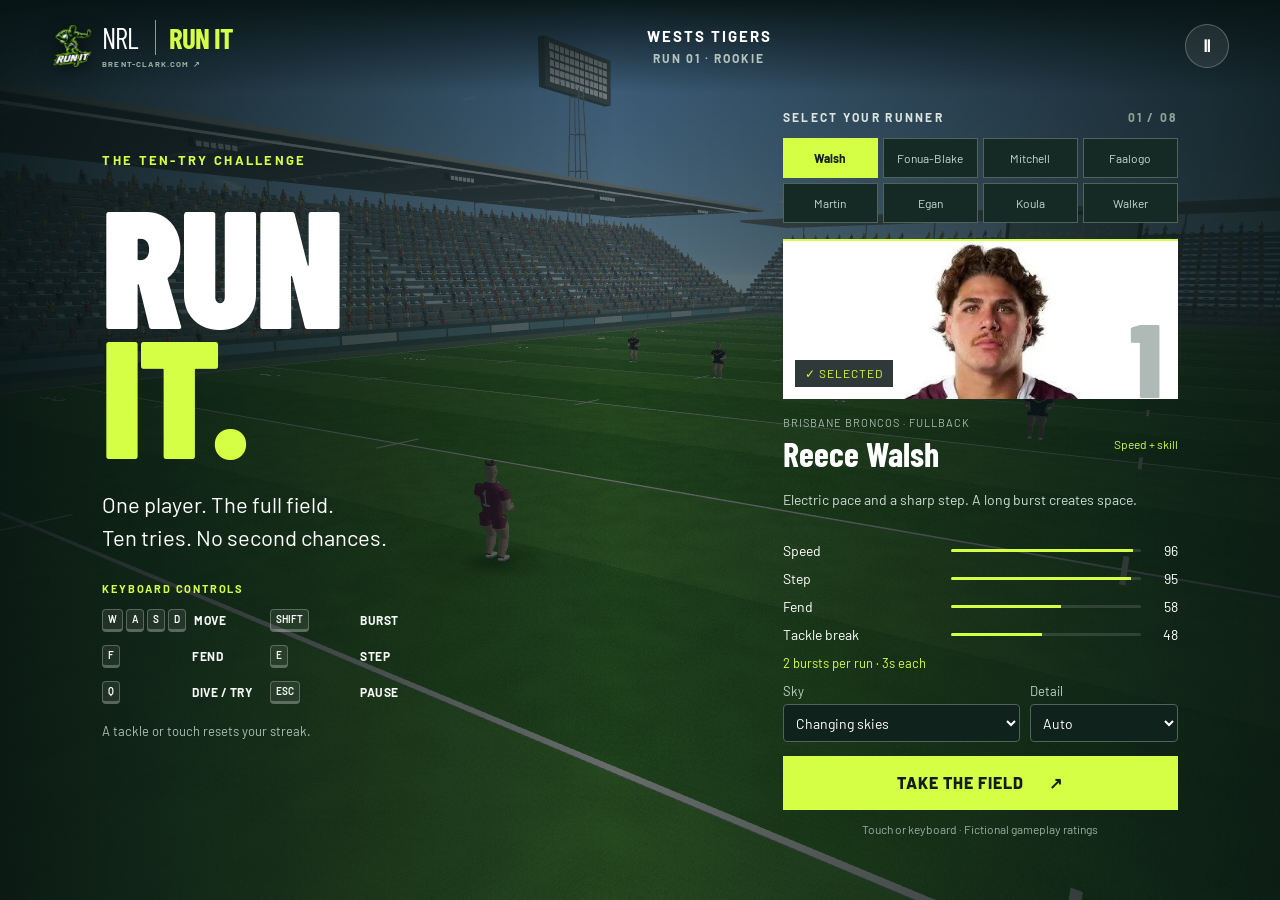
<file: index.html>
<!doctype html><html lang="en"><head><meta charset="utf-8"><meta name="viewport" content="width=device-width,initial-scale=1,viewport-fit=cover"><title>NRL · Run It</title><meta name="description" content="Choose your runner, beat ten increasingly difficult defensive teams and score ten consecutive tries."><meta name="theme-color" content="#0b1717"><link rel="icon" href="favicon.ico" sizes="any"><link rel="icon" type="image/png" sizes="32x32" href="favicon-32.png"><link rel="apple-touch-icon" href="apple-touch-icon.png"><link rel="manifest" href="site.webmanifest"><link rel="preload" as="image" href="walsh.webp"><link rel="preload" as="image" href="fonua-blake.webp"><link rel="preload" as="image" href="mitchell.webp"><link rel="preload" as="image" href="faalogo.webp"><link rel="preload" as="image" href="martin.webp"><link rel="preload" as="image" href="egan.webp"><link rel="preload" as="image" href="koula.webp"><link rel="preload" as="image" href="walker.webp"><link rel="stylesheet" href="style.css?v=22"></head><body><canvas id="pitch" aria-label="Third-person rugby league game"></canvas><header><a class="brand" href="https://www.brent-clark.com/" aria-label="Back to Brent Clark Games"><img class="brand-mark" src="run-it-icon-192.png" alt="" width="42" height="42"><span>NRL <b>RUN IT</b><small>BRENT-CLARK.COM ↗</small></span></a><div class="match"><b id="team-name">WESTS TIGERS</b> <span id="level">RUN 01 · ROOKIE</span></div><button id="pause" aria-label="Pause game">Ⅱ</button></header><div id="hud" hidden><div id="runner-hud"></div><div class="score"><strong id="tries">0</strong><span>/ 10<br>CONSECUTIVE TRIES</span></div><div class="distance"><b id="metres">100</b> m to try line<div><i id="progress"></i></div></div><div id="weather-label"></div><div id="message" role="status"></div><div class="abilities"><div><kbd>SHIFT</kbd><b>BURST</b><span id="burst">Ready · 3 sec</span><div class="ability-meter" aria-hidden="true"><i id="burst-bar"></i></div></div><div><kbd>F</kbd><b>FEND</b><span id="fend">Ready</span><div class="ability-meter" aria-hidden="true"><i id="fend-bar"></i></div></div><div><kbd>E</kbd><b>STEP</b><span id="step">Ready</span><div class="ability-meter" aria-hidden="true"><i id="step-bar"></i></div></div><div><kbd>Q</kbd><b>GROUND IT</b><span>At the try line</span><div class="ability-meter" aria-hidden="true"><i id="ground-bar"></i></div></div></div><div class="move"><kbd>W</kbd><kbd>A</kbd><kbd>S</kbd><kbd>D</kbd> MOVE <span>ESC · PAUSE</span></div></div><main id="menu"><section class="intro"><div class="eyebrow">THE TEN-TRY CHALLENGE</div><h1>RUN<br><em>IT.</em></h1><p>One player. The full field.<br>Ten tries. No second chances.</p><div class="rule"><div class="controls-title">KEYBOARD CONTROLS</div><div class="menu-controls"><div><span class="keys"><kbd>W</kbd><kbd>A</kbd><kbd>S</kbd><kbd>D</kbd></span><b>Move</b></div><div><span class="keys"><kbd>SHIFT</kbd></span><b>Burst</b></div><div><span class="keys"><kbd>F</kbd></span><b>Fend</b></div><div><span class="keys"><kbd>E</kbd></span><b>Step</b></div><div><span class="keys"><kbd>Q</kbd></span><b>Dive / try</b></div><div><span class="keys"><kbd>ESC</kbd></span><b>Pause</b></div></div><small>A tackle or touch resets your streak.</small></div></section><section class="selection"><div class="eyebrow">SELECT YOUR RUNNER <span id="selection-count">01 / 08</span></div><div class="runner-picker" aria-label="Choose your attacker"><button id="pick-0" aria-pressed="true">Walsh</button><button id="pick-1" aria-pressed="false">Fonua-Blake</button><button id="pick-2" aria-pressed="false">Mitchell</button><button id="pick-3" aria-pressed="false">Faalogo</button><button id="pick-4" aria-pressed="false">Martin</button><button id="pick-5" aria-pressed="false">Egan</button><button id="pick-6" aria-pressed="false">Koula</button><button id="pick-7" aria-pressed="false">Walker</button></div><div class="portrait"><img id="player-photo" src="walsh.webp" alt="Reece Walsh in a Brisbane Broncos jersey"><div class="number" id="player-number">1</div><span class="selected">✓ SELECTED</span></div><div class="player-title"><div><small id="player-club">BRISBANE BRONCOS · FULLBACK</small><h2 id="player-name">Reece Walsh</h2></div><span class="role" id="player-style">SPEED<br>+ SKILL</span></div><p id="player-description"></p><div class="stats"><label>Speed <meter id="rating-0" min="0" max="100" value="50"></meter><span id="value-0">50</span></label><label>Step <meter id="rating-1" min="0" max="100" value="50"></meter><span id="value-1">50</span></label><label>Fend <meter id="rating-2" min="0" max="100" value="50"></meter><span id="value-2">50</span></label><label>Tackle break <meter id="rating-3" min="0" max="100" value="50"></meter><span id="value-3">50</span></label></div><div id="burst-info"></div><div class="scene-options"><label>Sky<select id="weather-select"><option value="auto">Changing skies</option><option value="clear">Clear afternoon</option><option value="clouds">Cloudy</option><option value="sunset">Sunset</option><option value="storm">Storm</option><option value="night">Night under lights</option></select></label><label>Detail<select id="detail-select"><option value="auto">Auto</option><option value="high">High</option><option value="performance">Performance</option></select></label></div><button class="primary" id="start">TAKE THE FIELD <span>↗</span></button><p class="footnote">Touch or keyboard · Fictional gameplay ratings</p></section></main><div id="overlay" hidden><canvas id="celebration-canvas" hidden aria-hidden="true"></canvas><div><div id="victory-banner" hidden><span>TEN-TRY CHAMPION</span><strong>10 FROM 10</strong><small id="victory-runner">REECE WALSH</small></div><div class="eyebrow" id="result-label">RUN OVER</div><h2 id="result-title">Tackled.</h2><p id="result-body"></p><button class="primary" id="again">TRY AGAIN</button><div class="continue-hint"><kbd>SPACE</kbd><span>OR</span><kbd>ENTER</kbd> CONTINUE</div><button class="secondary" id="choose">PLAYER SELECT</button></div></div><div id="unsupported" hidden>WebGL is unavailable. Please enable hardware acceleration and reload in a desktop browser.</div><div id="touch-controls" hidden><div id="thumbstick" aria-label="Drag to move in any direction"><span class="north">▲</span><span class="south">▼</span><span class="west">◀</span><span class="east">▶</span><div id="stick-knob"></div></div><div class="touch-skills"><button id="touch-burst" title="BURST (Shift)"><kbd>SHIFT</kbd><b>BURST</b><span id="touch-burst-status">Ready</span><div class="ability-meter" aria-hidden="true"><i id="touch-burst-bar"></i></div></button><button id="touch-fend" title="FEND (F)"><kbd>F</kbd><b>FEND</b><span id="touch-fend-status">Ready</span><div class="ability-meter" aria-hidden="true"><i id="touch-fend-bar"></i></div></button><button id="touch-step" title="STEP (E)"><kbd>E</kbd><b>STEP</b><span id="touch-step-status">Ready</span><div class="ability-meter" aria-hidden="true"><i id="touch-step-bar"></i></div></button><button id="touch-ground" title="DIVE / TRY (Q)"><kbd>Q</kbd><b>DIVE / TRY</b><span id="touch-ground-status">Ready</span><div class="ability-meter" aria-hidden="true"><i id="touch-ground-bar"></i></div></button></div></div><div id="rotate-screen" hidden><div><div class="rotate-symbol">↻</div><h2>Rotate to play</h2><p>Turn your phone sideways.<br>NRL Run It plays in landscape.</p><button id="rotate-button" class="primary">LANDSCAPE / FULL SCREEN</button></div></div><script type="module" src="game.js?v=22"></script></body></html>
</file>
<file: style.css>
@import url('https://fonts.googleapis.com/css2?family=Barlow+Condensed:wght@600;700;800;900&family=Barlow:wght@400;500;600;700&display=swap');
:root{color-scheme:dark;--lime:#d5ff45;--ink:#0b1717}*{box-sizing:border-box}body{margin:0;background:var(--ink);color:#fff;font-family:Barlow,Arial,sans-serif;overflow:hidden}button{font:inherit;cursor:pointer}button:focus-visible{outline:3px solid white;outline-offset:5px}[hidden]{display:none!important}#pitch{position:fixed;width:100%;height:100%;inset:0}header{position:absolute;top:0;left:0;right:0;height:92px;display:flex;align-items:center;justify-content:space-between;padding:0 4%;background:linear-gradient(#071313e8,transparent);z-index:3}.brand{font-family:'Barlow Condensed',Impact,sans-serif;font-size:29px;letter-spacing:-1px}.brand b{border-left:1px solid #8b9b95;margin-left:13px;padding-left:13px;color:var(--lime)}.match{text-align:center;font-size:15px;font-weight:700;letter-spacing:2px}.match span{display:block;color:#b5c4bd;font-size:12px;margin-top:6px}#pause{background:#ffffff15;border:1px solid #ffffff40;border-radius:50%;width:44px;height:44px;color:#fff;font-weight:bold}#menu{position:absolute;inset:0;display:flex;align-items:center;justify-content:space-between;padding:110px 8% 32px;background:linear-gradient(90deg,#071313ea 0%,#07131375 48%,#071313dd 100%);gap:40px}.eyebrow{font-size:13px;font-weight:700;letter-spacing:2.3px;color:var(--lime)}.intro h1{font-family:'Barlow Condensed',Impact,sans-serif;font-size:clamp(100px,13vw,190px);line-height:.78;margin:30px 0;font-weight:900;letter-spacing:-4px}.intro em{font-style:normal;color:var(--lime)}.intro p{font-size:22px;line-height:1.5}.rule{font-size:14px;color:#b4c5bd;line-height:1.8;margin-top:25px}kbd{display:inline-block;background:#ffffff13;border:1px solid #ffffff40;border-bottom:3px solid #ffffff40;border-radius:4px;padding:4px 7px;font:600 12px Barlow,Arial;color:white}.selection{width:355px;flex-shrink:0}.selection>.eyebrow{display:flex;justify-content:space-between;color:#dbe4df;font-size:12px}.eyebrow span{color:#91a399}.portrait{height:235px;margin-top:16px;background:linear-gradient(145deg,#577163,#152825);position:relative;overflow:hidden;border-top:2px solid var(--lime)}.portrait img{height:120%;width:100%;object-fit:cover;object-position:top;mix-blend-mode:normal}.number{position:absolute;right:10px;bottom:-16px;font:900 100px 'Barlow Condensed',Impact;opacity:.22}.selected{position:absolute;bottom:12px;left:12px;color:var(--lime);background:#0b1717d9;padding:6px 10px;font-size:12px;letter-spacing:1px}.player-title{display:flex;justify-content:space-between;align-items:center;margin:18px 0}.player-title small{font-size:11px;letter-spacing:1px;color:#a8b9af}h2{font-family:'Barlow Condensed',Impact,sans-serif;font-size:40px;margin:3px 0}.role{font-size:12px;line-height:1.5;text-align:right;color:var(--lime)}.stats label{display:flex;align-items:center;justify-content:space-between;gap:15px;font-size:14px;margin:11px 0}.stats meter{margin-left:auto;width:48%;height:7px}meter::-webkit-meter-bar{background:#ffffff20;border:0}meter::-webkit-meter-optimum-value{background:var(--lime)}meter::-moz-meter-bar{background:var(--lime)}.primary{background:var(--lime);color:#102018;width:100%;border:0;padding:17px 22px;font-weight:800;font-size:16px;letter-spacing:1px;margin-top:20px;display:flex;justify-content:center;gap:25px}.primary:hover{background:#e3ff85}.footnote{font-size:12px;color:#99afa3;text-align:center}.score{position:absolute;top:112px;left:4%;display:flex;align-items:center;gap:14px}.score strong{font:800 70px 'Barlow Condensed',Impact;color:var(--lime)}.score span{font-size:13px;line-height:1.7;letter-spacing:1px}.distance{position:absolute;top:120px;right:4%;text-align:right;font-size:14px}.distance b{font:700 38px 'Barlow Condensed',Impact}.distance div{width:180px;height:4px;background:#ffffff40;margin-top:8px}.distance i{display:block;height:100%;background:var(--lime);width:0}.abilities{position:absolute;bottom:62px;left:50%;transform:translateX(-50%);display:flex;gap:10px}.abilities>div{width:135px;background:#091815de;border:1px solid #ffffff25;padding:12px;display:grid;gap:7px}.abilities kbd{justify-self:start}.abilities b{font-size:13px;letter-spacing:1px}.abilities span{font-size:12px;color:var(--lime)}.move{position:absolute;bottom:20px;text-align:center;width:100%;font-size:12px;letter-spacing:1px}.move span{margin-left:25px;color:#bdcbc2}#message{position:absolute;top:29%;text-align:center;width:100%;font:800 32px 'Barlow Condensed',Impact;color:var(--lime);text-shadow:0 2px 12px black}#overlay{position:absolute;inset:0;background:#071313c9;display:grid;place-items:center;z-index:4;backdrop-filter:blur(6px)}#overlay>div{width:380px;text-align:center;padding:25px}#overlay h2{font-size:70px;margin:16px 0}#overlay p{line-height:1.6;color:#c4d0c9}.secondary{background:none;color:white;border:0;margin-top:22px;font-size:13px;letter-spacing:1px}#unsupported{position:absolute;inset:40% 10%;background:#132722;padding:25px;z-index:9}@media(max-height:760px){.portrait{height:175px}.intro h1{font-size:130px}.stats label{margin:8px 0}.selection .primary{margin-top:12px}#menu{padding-top:100px}}@media(max-width:760px){#menu{padding:90px 5% 20px;gap:20px}.intro{display:none}.selection{margin:auto;width:min(355px,100%)}header{height:76px}.brand{font-size:23px}.match{font-size:11px;letter-spacing:1px}.abilities{gap:4px;width:95%}.abilities>div{width:25%;padding:8px}.score{top:85px}.distance{top:95px}.move span{display:none}}

.runner-picker{display:grid;grid-template-columns:repeat(4,1fr);gap:5px;margin-top:14px}.runner-picker button{color:#c9d8cf;background:#152a24;border:1px solid #52645a;padding:10px 2px;font-size:12px;min-height:40px}.runner-picker button[aria-pressed=true]{background:var(--lime);color:#13211a;border-color:var(--lime);font-weight:700}.selection{width:395px}.selection .portrait{height:190px}.player-title h2{font-size:34px}.role{max-width:90px}.selection .player-title{margin:12px 0}#player-description{font-size:14px;line-height:1.5;margin:10px 0;color:#d0ddd5;min-height:42px}#burst-info{font-size:13px;color:var(--lime);margin-top:12px}#runner-hud{position:absolute;left:4%;top:92px;font-size:14px;color:var(--lime)}.match b{font-weight:700}.stats label>span{width:22px;text-align:right}#menu{overflow-y:auto}.selection .primary{margin-top:14px}@media(max-height:800px){#menu{align-items:flex-start}.selection .portrait{height:135px}.selection .stats label{margin:6px 0}.intro{padding-top:45px}}@media(max-width:760px){.selection{width:min(395px,100%)}.match{max-width:48%}#runner-hud{top:78px}.score{top:102px}}

#touch-controls{position:fixed;inset:0;pointer-events:none;z-index:3;user-select:none;-webkit-user-select:none}#thumbstick{position:absolute;left:max(22px,env(safe-area-inset-left));bottom:max(18px,env(safe-area-inset-bottom));width:138px;height:138px;border-radius:50%;background:#081b18aa;border:2px solid #d5ff4570;pointer-events:auto;touch-action:none;display:grid;place-items:center}#thumbstick>span{position:absolute;color:#d5ff45b0;font-size:18px}#thumbstick .north{top:7px}#thumbstick .south{bottom:7px}#thumbstick .west{left:9px}#thumbstick .east{right:9px}#stick-knob{width:53px;height:53px;border-radius:50%;background:#d5ff45c9;border:2px solid #f0ffd2;box-shadow:0 3px 12px #0006;pointer-events:none}.touch-skills{position:absolute;right:max(20px,env(safe-area-inset-right));bottom:max(16px,env(safe-area-inset-bottom));display:grid;grid-template-columns:repeat(2,90px);gap:9px}.touch-skills button{border-radius:22px;min-height:62px;border:1px solid #d5ff4588;background:#102820ed;color:white;touch-action:none;pointer-events:auto;display:grid;place-content:center;gap:5px}.touch-skills button b{font-size:14px}.touch-skills button span{font-size:12px;color:var(--lime)}.touch-skills button:active{background:#506d27}.touch-skills button:disabled{opacity:.55}.touch-skills #touch-ground{border-color:white}#rotate-screen{position:fixed;inset:0;z-index:30;background:#0b1717;display:grid;place-items:center;text-align:center;padding:24px}#rotate-screen>div{max-width:350px}.rotate-symbol{font-size:80px;color:var(--lime)}#rotate-screen p{line-height:1.6;color:#c6d8cf}body{overscroll-behavior:none}button{touch-action:manipulation}
@media(any-pointer:coarse){.abilities,.move{display:none}#pitch{touch-action:none}header{padding-left:max(20px,env(safe-area-inset-left));padding-right:max(20px,env(safe-area-inset-right))}.rule{display:none}}
@media(any-pointer:coarse) and (orientation:landscape) and (max-height:600px){header{height:52px}.brand{font-size:23px}.match{font-size:12px;max-width:48%}.match span{margin-top:2px}#pause{height:38px;width:38px}#runner-hud{top:56px;left:max(22px,env(safe-area-inset-left));font-size:12px}.score{top:74px;left:max(22px,env(safe-area-inset-left));gap:8px}.score strong{font-size:42px}.score span{font-size:10px}.distance{top:55px;right:max(22px,env(safe-area-inset-right));font-size:12px}.distance b{font-size:28px}.distance div{width:130px}#message{top:24%;font-size:25px}#menu{padding:62px max(24px,env(safe-area-inset-right)) 15px;display:block}.intro{display:none}.selection{width:100%;max-width:820px;margin:auto;display:grid;grid-template-columns:35% 1fr;gap:5px 20px}.selection>.eyebrow{grid-column:1/-1}.runner-picker{grid-column:1/-1;margin:3px 0}.selection .portrait{grid-column:1;grid-row:3/8;height:190px;margin:5px 0}.selection .player-title{grid-column:2;margin:0}.selection h2{font-size:27px}.selection .role{display:none}#player-description{grid-column:2;font-size:13px;min-height:0;margin:0}.stats{display:none}#burst-info{grid-column:2;margin:4px 0;font-size:12px}.selection #start{grid-column:2;margin:0;padding:12px;min-height:44px}.selection .footnote{grid-column:2;margin:0}.runner-picker button{min-height:38px;padding:6px;font-size:13px}#overlay>div{padding:10px;width:350px}#overlay h2{font-size:48px;margin:8px 0}#overlay .primary{margin-top:8px;padding:12px}#overlay .secondary{margin-top:12px}}

.scene-options{display:grid;grid-template-columns:1.6fr 1fr;gap:10px;margin-top:12px}.scene-options label{font-size:13px;color:#c0d1c6;display:grid;gap:5px}.scene-options select{border:1px solid #52645a;border-radius:4px;background:#10221c;color:#fff;min-height:38px;width:100%;font:14px Barlow,Arial,sans-serif;padding:5px 8px}#weather-label{position:absolute;top:94px;left:50%;transform:translateX(-50%);font-size:13px;letter-spacing:.8px;color:#e7eddd;text-shadow:0 2px 5px #000}#menu{align-items:flex-start}.selection .portrait{height:160px}.intro{margin-top:42px}@media(any-pointer:coarse) and (orientation:landscape) and (max-height:600px){.scene-options{grid-column:2;margin-top:0;gap:8px}.scene-options label{font-size:12px}.scene-options select{min-height:34px;font-size:13px}.selection .portrait{height:210px;grid-row:3/10}.selection #start{grid-row:auto}.selection .footnote{display:none}#weather-label{top:79px;font-size:12px}}

.touch-skills button{min-height:76px;padding:8px 4px;gap:3px}.touch-skills button kbd{justify-self:center;font-size:12px;line-height:14px;padding:1px 6px;border-bottom-width:2px;color:#fff}

.controls-title{color:#d5ff45;font-size:11px;font-weight:700;letter-spacing:1.8px;margin-bottom:8px}.menu-controls{display:grid;grid-template-columns:1.15fr 1fr;gap:7px 18px;max-width:430px;margin-bottom:11px}.menu-controls>div{display:flex;align-items:center;gap:8px;min-height:29px}.menu-controls .keys{display:flex;align-items:center;gap:3px;min-width:82px}.menu-controls kbd{padding:2px 5px;font-size:10px;line-height:15px;text-align:center}.menu-controls b{color:#f4f8f5;font-size:12px;letter-spacing:.5px;text-transform:uppercase}.rule small{color:#aebeb6;font-size:13px}

.ability-meter{height:5px;width:100%;overflow:hidden;background:#ffffff1f;border:1px solid #ffffff1c;border-radius:5px}.ability-meter i{display:block;width:100%;height:100%;background:linear-gradient(90deg,#8fcf24,#d5ff45);box-shadow:0 0 8px #d5ff4575;transform:scaleX(1);transform-origin:left center;transition:transform .08s linear}.touch-skills .ability-meter{width:68px;justify-self:center;height:4px}

.continue-hint{display:flex;align-items:center;justify-content:center;gap:7px!important;margin:11px 0 0!important;color:#b8c8c0!important;font-size:11px!important;letter-spacing:1px}.continue-hint kbd{padding:2px 6px;font-size:10px}.continue-hint span{opacity:.7}

/* Keep every runner card consistent, including portraits supplied with transparency. */
.portrait{isolation:isolate;background:#fff}
.portrait img{position:relative;z-index:1}
.portrait .number{z-index:2;right:16px;bottom:-10px;color:#17352d;opacity:.34;font-size:104px;line-height:1}
.portrait .selected{z-index:3}

#celebration-canvas{position:absolute;inset:0;width:100%;height:100%;z-index:0;pointer-events:none}
#overlay>div{position:relative;z-index:1}
#victory-banner{margin:0 auto 15px;padding:13px 34px 12px;background:linear-gradient(105deg,#d5ff45,#f3ffbf 48%,#d5ff45);color:#0b1717;border:3px solid #fff;box-shadow:0 0 0 6px #d5ff4530,0 16px 50px #0009;transform:skew(-5deg);animation:victory-arrival .58s cubic-bezier(.2,.9,.25,1.2) both}
#victory-banner>*{display:block;transform:skew(5deg)}
#victory-banner span{font-size:13px;font-weight:800;letter-spacing:4px}
#victory-banner strong{font:900 clamp(50px,8vw,88px)/.82 'Barlow Condensed',Impact,sans-serif;letter-spacing:-2px;margin:8px 0 11px}
#victory-banner small{font-size:14px;font-weight:800;letter-spacing:2px}
#overlay[data-state="victory"]{background:radial-gradient(circle at center,#153b2ac9,#050d0de8 70%);backdrop-filter:blur(3px)}
#overlay[data-state="victory"]>div{width:min(680px,calc(100vw - 32px));padding:28px 46px 24px;background:#071713e8;border:1px solid #d5ff4560;box-shadow:0 24px 80px #000b}
#overlay[data-state="victory"] #result-label{color:#fff}
#overlay[data-state="victory"] #result-title{font-size:clamp(62px,10vw,104px);line-height:.82;margin:17px 0 12px;color:var(--lime);text-shadow:0 0 28px #d5ff4555}
#overlay[data-state="victory"] #result-body{font-size:18px;margin:10px auto;max-width:520px;color:#edf6f0}
#overlay[data-state="victory"] .primary{max-width:360px;margin:20px auto 0}
@keyframes victory-arrival{from{opacity:0;transform:translateY(-70px) scale(.72) skew(-5deg)}to{opacity:1;transform:translateY(0) scale(1) skew(-5deg)}}
@media(max-height:600px){#overlay[data-state="victory"]>div{padding:12px 32px}#victory-banner{margin-bottom:8px;padding:7px 24px}#victory-banner strong{font-size:45px;margin:5px 0}#overlay[data-state="victory"] #result-title{font-size:52px;margin:8px 0}#overlay[data-state="victory"] #result-body{font-size:14px;margin:5px auto}#overlay[data-state="victory"] .primary{margin-top:8px;padding:10px}.continue-hint{margin-top:6px!important}}
@media(prefers-reduced-motion:reduce){#victory-banner{animation:none}}

.brand{display:flex;align-items:center;gap:9px;color:#fff;text-decoration:none}.brand-mark{width:42px;height:42px;object-fit:contain;filter:drop-shadow(0 4px 8px #0008)}.brand>span{display:block;line-height:1}.brand small{display:block;margin-top:7px;color:#9db0a7;font:700 8px Barlow,Arial,sans-serif;letter-spacing:1.15px;transition:color .15s}.brand:hover small{color:var(--lime)}
@media(max-width:760px){.brand-mark{width:36px;height:36px}.brand>span{font-size:20px}.brand b{margin-left:7px;padding-left:7px}.brand small{font-size:7px;letter-spacing:.75px;margin-top:5px}}
</file>
